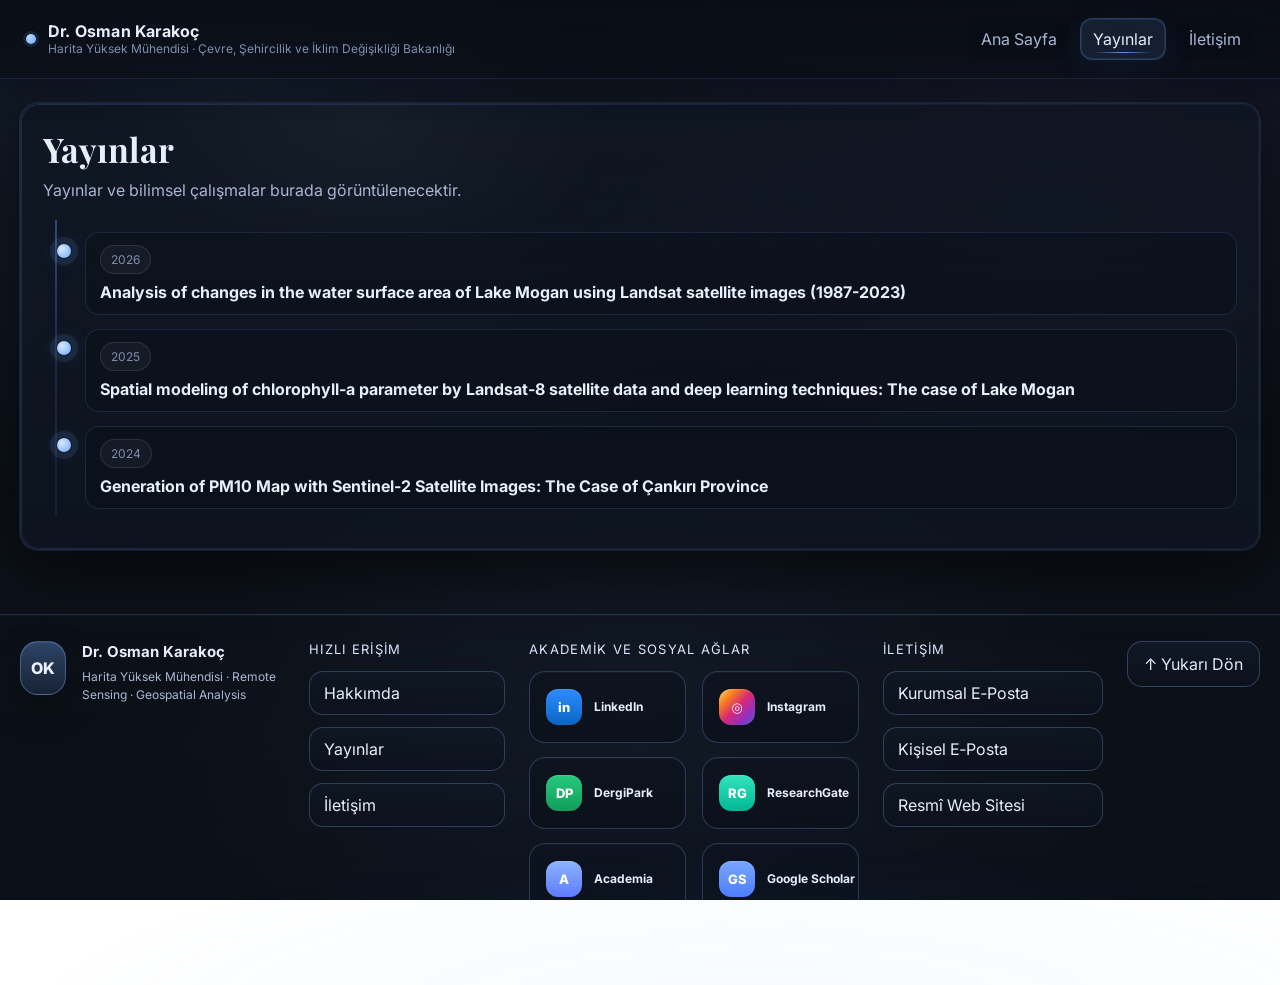
<file: yayinlar.html>
<!DOCTYPE html>
<html lang="tr">
<head>
  <meta charset="UTF-8" />
  <meta name="viewport" content="width=device-width, initial-scale=1.0" />
  <title>Yayınlar · Dr. Osman Karakoç</title>

  <link rel="stylesheet" href="style.css" />
  <link href="https://fonts.googleapis.com/css2?family=Inter:wght@300;400;600;700&family=Playfair+Display:wght@600;700&display=swap" rel="stylesheet">
</head>

<body id="top">
  <header class="navbar">
    <div class="brand">
      <span class="dot"></span>
      <div class="brandText">
        <div class="brandName">Dr. Osman Karakoç</div>
        <div class="brandMeta">Harita Yüksek Mühendisi · Çevre, Şehircilik ve İklim Değişikliği Bakanlığı</div>
      </div>
    </div>

    
    <nav class="nav">
      <a class="navLink" href="index.html">Ana Sayfa</a>
      <a class="navLink active" href="yayinlar.html">Yayınlar</a>
      <a class="navLink" href="iletisim.html">İletişim</a>
    </nav>
  </header>

  <main class="container">
    <section class="card">
      <h1 class="pageTitle">Yayınlar</h1>
      <p class="pageLead">Yayınlar ve bilimsel çalışmalar burada görüntülenecektir.</p>

      <div class="timeline reveal">
        <div class="tItem">
          <div class="tDot"></div>
          <div class="tContent">
            <div class="tTop pubTop">
              <div class="tTime">2026</div>
              <div class="tTitle">Analysis of changes in the water surface area of Lake Mogan using Landsat satellite images (1987-2023)</div>
            </div>
          </div>
        </div>

        <div class="tItem">
          <div class="tDot"></div>
          <div class="tContent">
            <div class="tTop pubTop">
              <div class="tTime">2025</div>
              <div class="tTitle">Spatial modeling of chlorophyll-a parameter by Landsat-8 satellite data and deep learning techniques: The case of Lake Mogan</div>
            </div>
          </div>
        </div>

        <div class="tItem">
          <div class="tDot"></div>
          <div class="tContent">
            <div class="tTop pubTop">
              <div class="tTime">2024</div>
              <div class="tTitle">Generation of PM10 Map with Sentinel-2 Satellite Images: The Case of Çankırı Province</div>
            </div>
          </div>
        </div>
      </div>
</section>
  </main>

    <footer class="footer siteFooter">
    <div class="footerInner">
      <div class="footerBrandCol">
        <a class="footerBrand" href="index.html" aria-label="Dr. Osman Karakoç ana sayfa">
          <span class="footerMonogram">OK</span>
          <div class="footerBrandText">
            <strong>Dr. Osman Karakoç</strong>
            <span>Harita Yüksek Mühendisi · Remote Sensing · Geospatial Analysis</span>
          </div>
        </a>
      </div>

      <div class="footerQuickCol">
        <div class="footerTitle">Hızlı Erişim</div>
        <div class="footerQuickLinks">
          <a class="footerMiniBtn" href="index.html">Hakkımda</a>
          <a class="footerMiniBtn" href="yayinlar.html">Yayınlar</a>
          <a class="footerMiniBtn" href="iletisim.html">İletişim</a>
        </div>
      </div>

      <div class="footerSocialCol">
        <div class="footerTitle">Akademik ve Sosyal Ağlar</div>
        <div class="footerSocialGrid">
          <a class="footerSocialCard linkedin" href="https://www.linkedin.com/in/drosmankarakoc" target="_blank" rel="noopener noreferrer" aria-label="LinkedIn profilini aç">
            <span class="footerIcon">in</span>
            <span class="footerLabel">LinkedIn</span>
          </a>
          <a class="footerSocialCard instagram" href="https://www.instagram.com/dr.osmankarakoc?igsh=MWY2bWR6Z3JieG5ocw%3D%3D&utm_source=qr" target="_blank" rel="noopener noreferrer" aria-label="Instagram profilini aç">
            <span class="footerIcon">◎</span>
            <span class="footerLabel">Instagram</span>
          </a>
          <a class="footerSocialCard dergipark" href="https://dergipark.org.tr/tr/pub/@dr.osmankarakoc" target="_blank" rel="noopener noreferrer" aria-label="DergiPark profilini aç">
            <span class="footerIcon">DP</span>
            <span class="footerLabel">DergiPark</span>
          </a>
          <a class="footerSocialCard researchgate" href="https://www.researchgate.net/profile/Osman-Karakoc-3?ev=hdr_xprf" target="_blank" rel="noopener noreferrer" aria-label="ResearchGate profilini aç">
            <span class="footerIcon">RG</span>
            <span class="footerLabel">ResearchGate</span>
          </a>
          <a class="footerSocialCard academia" href="https://erbakan.academia.edu/KARAKO%C3%87" target="_blank" rel="noopener noreferrer" aria-label="Academia profilini aç">
            <span class="footerIcon">A</span>
            <span class="footerLabel">Academia</span>
          </a>
          <a class="footerSocialCard scholar" href="https://scholar.google.com/citations?user=3cy9_QQAAAAJ&hl=tr" target="_blank" rel="noopener noreferrer" aria-label="Google Scholar profilini aç">
            <span class="footerIcon">GS</span>
            <span class="footerLabel">Google Scholar</span>
          </a>
        </div>
      </div>

      <div class="footerContactCol">
        <div class="footerTitle">İletişim</div>
        <div class="footerContactLinks">
          <a class="footerMiniBtn" href="mailto:osman.karakoc@csb.gov.tr">Kurumsal E‑Posta</a>
          <a class="footerMiniBtn" href="mailto:osmankarakoc18@gmail.com">Kişisel E‑Posta</a>
          <a class="footerMiniBtn" href="https://drosmankarakoc.com" target="_blank" rel="noopener noreferrer">Resmî Web Sitesi</a>
        </div>
      </div>

      <div class="footerTopCol">
        <a class="scrollTopBtn" href="#top" data-scroll-top onclick="window.scrollTo({top:0, behavior:'smooth'}); return false;" aria-label="Sayfanın üstüne dön">↑ Yukarı Dön</a>
      </div>
    </div>

    <div class="footerBottomLine">
      <span>© <span id="year"></span> Dr. Osman Karakoç</span>
      <a href="https://drosmankarakoc.com" target="_blank" rel="noopener noreferrer">drosmankarakoc.com</a>
    </div>
  </footer>

  <script src="script.js"></script>
</body>
</html>
</file>
<file: style.css>
/* Premium Dark Theme — Dr. Osman Karakoç */
:root{
  --bg0:#0a0e14;
  --bg1:#0d121a;
  --card:#0f1622cc;
  --card2:#0f1622;
  --stroke:#223047;
  --stroke2:#2a3a56;
  --text:#e7eefc;
  --muted:#a8b6d3;
  --muted2:#7f8fb0;
  --accent:#6ea8ff;
  --accent2:#9b7bff;
  --glow: 0 0 0 1px rgba(110,168,255,.12), 0 18px 60px rgba(0,0,0,.55);
  --radius:18px;
}

*{box-sizing:border-box}
html,body{height:100%}
body{
  margin:0;
  color:var(--text);
  font-family:Inter, system-ui, -apple-system, Segoe UI, Roboto, Arial, sans-serif;
  background:
    radial-gradient(1200px 700px at 18% 10%, rgba(110,168,255,.10), transparent 60%),
    radial-gradient(900px 600px at 82% 14%, rgba(155,123,255,.10), transparent 55%),
    radial-gradient(800px 520px at 50% 82%, rgba(110,168,255,.07), transparent 60%),
    linear-gradient(180deg, var(--bg0), var(--bg1));
}

/* Navbar */
.navbar{
  position:sticky; top:0; z-index:50;
  display:flex; align-items:center; justify-content:space-between;
  padding:18px 26px;
  backdrop-filter: blur(14px);
  background: rgba(10,14,20,.65);
  border-bottom: 1px solid rgba(34,48,71,.65);
}
.brand{display:flex; gap:12px; align-items:center}
.dot{
  width:10px;height:10px;border-radius:999px;
  background: radial-gradient(circle at 30% 30%, #bcd6ff, var(--accent));
  box-shadow: 0 0 0 3px rgba(110,168,255,.12);
}
.brandName{font-weight:700; letter-spacing:.2px}
.brandMeta{font-size:12px; color:var(--muted2); margin-top:2px}
.brandText{display:flex; flex-direction:column; line-height:1.1}

.nav{display:flex; gap:10px; align-items:center}
.navHighlights{display:flex; align-items:center; gap:8px; margin-left:auto; margin-right:14px; flex-wrap:wrap; min-width:0;}
.navMiniPill{
  display:inline-flex; align-items:center; justify-content:center;
  min-height:32px; padding:0 10px; border-radius:999px;
  font-size:11px; letter-spacing:.06em; text-transform:uppercase;
  color:#d9e6ff; border:1px solid rgba(110,168,255,.18);
  background:linear-gradient(180deg, rgba(110,168,255,.12), rgba(110,168,255,.04));
  white-space:nowrap;
}
.navLink{
  color: var(--muted);
  text-decoration:none;
  padding:10px 12px;
  border-radius: 12px;
  border: 1px solid transparent;
  transition: transform .15s ease, background .2s ease, border-color .2s ease, color .2s ease;
}
.navLink:hover{
  background: rgba(110,168,255,.08);
  border-color: rgba(110,168,255,.18);
  color: var(--text);
  transform: translateY(-1px);
}
.navLink.active{
  background: rgba(110,168,255,.12);
  border-color: rgba(110,168,255,.24);
  color: var(--text);
}

/* Layout */
.container{width:min(1560px, calc(100vw - 24px)); max-width:none; margin:0 auto; padding:24px}
.grid2{display:grid; grid-template-columns: 1.25fr .85fr; gap: 18px}
.grid2 > *, .hero > *, .mapsGrid > *, .footerInner > *{min-width:0;}
.mapPanel--premium, .mapShell, .miniMapShell, .card, .footerSocialCard{max-width:100%;}
@media (max-width: 980px){ .grid2{grid-template-columns:1fr} }

/* Cards */
.card{
  background: linear-gradient(180deg, rgba(15,22,34,.86), rgba(15,22,34,.72));
  border: 1px solid rgba(34,48,71,.75);
  border-radius: var(--radius);
  box-shadow: var(--glow);
  padding: 22px;
  position:relative;
  overflow:hidden;
}
.card::before{
  content:"";
  position:absolute; inset:-1px;
  background: radial-gradient(600px 240px at 25% 0%, rgba(110,168,255,.12), transparent 60%),
              radial-gradient(520px 240px at 85% 0%, rgba(155,123,255,.10), transparent 62%);
  pointer-events:none;
  opacity:.9;
}
.card > *{position:relative}
.sectionHead{display:flex; align-items:flex-end; justify-content:space-between; gap:12px; margin-bottom:10px}
.sectionHint{font-size:12px;color:var(--muted2); padding:6px 10px; border:1px solid rgba(34,48,71,.75); border-radius:999px; background: rgba(10,14,20,.35)}

/* Hero */
.hero{display:grid; grid-template-columns: 1.2fr .8fr; gap: 18px; align-items:stretch}
@media (max-width: 980px){ .hero{grid-template-columns:1fr} }
.heroEyebrow{display:inline-flex;align-items:center;justify-content:center;margin:0 auto 12px;padding:8px 14px;border-radius:999px;border:1px solid rgba(110,168,255,.18);background:linear-gradient(180deg, rgba(110,168,255,.12), rgba(110,168,255,.04));font-size:11px;letter-spacing:.12em;text-transform:uppercase;color:#dbe7ff;box-shadow:inset 0 1px 0 rgba(255,255,255,.05);}
.heroTitle{
  font-family:"Playfair Display", serif;
  font-size: 44px;
  margin: 0 0 10px;
  letter-spacing:.2px;
}
.heroText{color: var(--muted); line-height: 1.6; font-size: 15px; max-width: 70ch}
.heroSub{display:flex; flex-wrap:wrap; gap:8px; margin: 8px 0 14px}
.pill{
  font-size:12px;
  color: var(--text);
  background: rgba(110,168,255,.10);
  border:1px solid rgba(110,168,255,.18);
  padding:7px 10px;
  border-radius:999px;
}
.heroActions{display:flex; gap:10px; margin-top: 14px; flex-wrap:wrap}
.btn{
  display:inline-flex; align-items:center; justify-content:center;
  padding:10px 14px;
  border-radius: 12px;
  border: 1px solid rgba(110,168,255,.22);
  background: rgba(110,168,255,.14);
  color: var(--text);
  text-decoration:none;
  transition: transform .15s ease, background .2s ease, border-color .2s ease;
}
.btn:hover{transform: translateY(-1px); background: rgba(110,168,255,.18); border-color: rgba(110,168,255,.30)}
.btn.ghost{
  background: rgba(10,14,20,.25);
  border-color: rgba(34,48,71,.80);
}
.btn.ghost:hover{border-color: rgba(110,168,255,.22)}

/* Tags */
.tags{display:flex; flex-wrap:wrap; gap:10px}
.tags span{
  padding:9px 12px;
  background: rgba(10,14,20,.35);
  border: 1px solid rgba(34,48,71,.85);
  border-radius: 999px;
  color: var(--text);
  font-size: 13px;
  box-shadow: 0 0 0 1px rgba(255,255,255,.03) inset;
  transition: transform .15s ease, border-color .2s ease;
}
.tags span:hover{transform: translateY(-1px); border-color: rgba(110,168,255,.22)}

/* Timeline */
.timeline{position:relative; padding: 8px 0 4px 8px; margin-top: 6px}
.timeline::before{
  content:"";
  position:absolute;
  left: 12px;
  top: 10px;
  bottom: 10px;
  width: 2px;
  background: linear-gradient(180deg, rgba(110,168,255,.55), rgba(155,123,255,.45));
  opacity:.55;
}
.tItem{
  position:relative;
  padding-left: 34px;
  margin: 14px 0;
}
.tDot{
  position:absolute;
  left: 6px;
  top: 12px;
  width: 14px;
  height: 14px;
  border-radius: 999px;
  background: radial-gradient(circle at 35% 35%, #d7e8ff, var(--accent));
  box-shadow: 0 0 0 4px rgba(110,168,255,.10), 0 12px 30px rgba(0,0,0,.55);
}
.tContent{
  background: rgba(10,14,20,.28);
  border: 1px solid rgba(34,48,71,.78);
  border-radius: 14px;
  padding: 12px 14px;
}
.tTop{display:flex; justify-content:space-between; gap:12px; flex-wrap:nowrap; align-items:flex-start}
.tTitle{flex:1; min-width:0}
.tTime{flex:0 0 auto; white-space:nowrap}
.tTitle{font-weight:700; color: var(--text)}
.tTime{font-size:12px; color: var(--muted2); padding:4px 8px; border-radius:999px; border:1px solid rgba(34,48,71,.75); background: rgba(10,14,20,.25)}
.tRole{margin-top:8px; color: var(--muted); line-height:1.5; font-size:13px}

/* Reveal animation */
.reveal{opacity:0; transform: translateY(10px); transition: opacity .6s ease, transform .6s ease}
.reveal.in{opacity:1; transform: translateY(0)}

/* Software list */
.divider{height:1px; background: rgba(34,48,71,.75); margin: 16px 0}
.softTitle{
  font-family:"Playfair Display", serif;
  font-size: 22px;
  margin: 0 0 10px;
}
.softList{margin:0; padding-left: 18px; color: var(--muted); line-height:1.7}
.softList b{color: var(--text)}

/* Pages */
.pageTitle{
  font-family:"Playfair Display", serif;
  margin:0 0 6px;
  font-size: 34px;
}
.pageLead{margin:0; color: var(--muted); line-height:1.6}

/* Empty state */
.emptyState{
  margin-top: 18px;
  display:flex; gap:12px; align-items:center;
  padding: 14px;
  border-radius: 14px;
  background: rgba(10,14,20,.25);
  border: 1px solid rgba(34,48,71,.78);
}
.emptyIcon{font-size: 26px}
.emptyTitle{font-weight:700}
.emptyHint{color: var(--muted2); font-size: 13px; margin-top: 2px}

/* Contact */
.contactGrid{display:grid; grid-template-columns:1fr 1fr; gap:12px; margin-top: 14px}
@media (max-width: 720px){ .contactGrid{grid-template-columns:1fr} }
.contactCard{
  background: rgba(10,14,20,.25);
  border: 1px solid rgba(34,48,71,.78);
  border-radius: 14px;
  padding: 12px 14px;
}
.contactLabel{font-size:12px; color: var(--muted2); margin-bottom:6px}
.contactLink{color: var(--text); text-decoration:none; font-weight:600}
.contactLink:hover{color: #cfe2ff}

/* Maps */
.mapShell{
  margin-top: 16px;
  border-radius: 16px;
  overflow:hidden;
  border: 1px solid rgba(34,48,71,.78);
  background: rgba(10,14,20,.18);
}
.mapHeader{
  display:flex; align-items:baseline; justify-content:space-between;
  padding: 12px 14px;
  border-bottom: 1px solid rgba(34,48,71,.60);
}
.mapTitle{font-weight:700}
.mapHint{color: var(--muted2); font-size: 12px}
.map{height: 380px; width:100%}
.map--mini{height: 240px}
.miniMapShell{
  height:auto;
  border-radius: 16px;
  overflow:hidden;
  border: 1px solid rgba(34,48,71,.78);
  background: rgba(10,14,20,.22);
  display:flex;
  flex-direction:column;
}
.miniMapHeader, .miniMapFooter{
  padding: 12px 14px;
  border-bottom: 1px solid rgba(34,48,71,.60);
}
.miniMapFooter{border-bottom:none; border-top: 1px solid rgba(34,48,71,.60); display:flex; gap:8px; flex-wrap:wrap}
.miniMapTitle{font-weight:700}
.miniMapHint{color: var(--muted2); font-size:12px; margin-top:3px}
.kbd{
  font-size: 12px;
  color: var(--muted);
  border: 1px solid rgba(34,48,71,.78);
  background: rgba(10,14,20,.22);
  padding: 6px 10px;
  border-radius: 999px;
}

/* Leaflet theme tweaks */
.leaflet-control-attribution{background: rgba(10,14,20,.35) !important; color: var(--muted2) !important; border-radius: 10px !important; border:1px solid rgba(34,48,71,.55) !important}
.leaflet-control-zoom a{background: rgba(10,14,20,.45) !important; color: var(--text) !important; border:1px solid rgba(34,48,71,.55) !important}
.leaflet-bar a:hover{background: rgba(110,168,255,.14) !important}
.leaflet-control-layers{background: rgba(10,14,20,.55) !important; color: var(--text) !important; border-radius: 14px !important; border:1px solid rgba(34,48,71,.65) !important}

/* Footer */
.footer{padding: 20px 26px; color: var(--muted2)}
.footerInner{width:min(1560px, calc(100vw - 24px)); max-width:none; margin:0 auto; display:flex; justify-content:space-between; gap:10px; flex-wrap:wrap}
.muted{color: var(--muted2)}


/* --- Ultra polish additions --- */
body::before{
  content:"";
  position:fixed; inset:-40vh -40vw;
  background:
    radial-gradient(closest-side at 20% 10%, rgba(110,168,255,.10), transparent 70%),
    radial-gradient(closest-side at 80% 15%, rgba(155,123,255,.10), transparent 70%),
    radial-gradient(closest-side at 55% 85%, rgba(110,168,255,.07), transparent 75%);
  filter: blur(18px);
  opacity:.9;
  pointer-events:none;
  animation: auroraMove 18s ease-in-out infinite alternate;
}
@keyframes auroraMove{
  from{transform:translate3d(0,0,0) scale(1)}
  to{transform:translate3d(3vw,-2vh,0) scale(1.05)}
}

.card{
  position:relative;
  overflow:hidden;
}
.card::before{
  content:"";
  position:absolute; inset:0;
  padding:1px;
  border-radius:var(--radius);
  background: linear-gradient(135deg, rgba(110,168,255,.35), rgba(155,123,255,.20), rgba(110,168,255,.08));
  -webkit-mask: linear-gradient(#000 0 0) content-box, linear-gradient(#000 0 0);
  -webkit-mask-composite: xor;
          mask-composite: exclude;
  opacity:.55;
  pointer-events:none;
}
.card::after{
  content:"";
  position:absolute; inset:-60px;
  background: radial-gradient(400px 220px at 30% 15%, rgba(255,255,255,.06), transparent 60%);
  opacity:.55;
  pointer-events:none;
}

.heroTitle{
  letter-spacing:-0.02em;
}

.btn{
  transition: transform .18s ease, box-shadow .18s ease, background .18s ease, border-color .18s ease;
}
.btn:hover{
  transform: translateY(-1px);
  box-shadow: 0 0 0 1px rgba(110,168,255,.18), 0 18px 60px rgba(0,0,0,.55);
}

.mapControls{
  position:absolute;
  right:12px; top:12px;
  display:flex; gap:8px; flex-wrap:wrap;
  z-index: 500;
}
.mapCtrlBtn{
  appearance:none;
  border:1px solid rgba(255,255,255,.14);
  background: rgba(12,18,28,.55);
  color: var(--text);
  padding:8px 10px;
  border-radius: 12px;
  font: 600 12px/1 Inter, system-ui;
  letter-spacing:.01em;
  backdrop-filter: blur(10px);
  box-shadow: 0 0 0 1px rgba(0,0,0,.25);
  cursor:pointer;
}
.mapCtrlBtn:hover{ border-color: rgba(110,168,255,.45); }
.mapCtrlBtn:active{ transform: translateY(1px); }

.mapCoords{
  position:absolute;
  left:12px; bottom:12px;
  z-index:500;
  padding:8px 10px;
  border-radius:12px;
  border:1px solid rgba(255,255,255,.12);
  background: rgba(12,18,28,.55);
  backdrop-filter: blur(10px);
  color: var(--muted);
  font: 600 12px/1.1 Inter, system-ui;
}

.mapFullscreen{
  position:fixed !important;
  inset: 72px 16px 16px 16px !important;
  height:auto !important;
  z-index: 2000 !important;
  border-radius: 18px !important;
  box-shadow: 0 0 0 1px rgba(110,168,255,.18), 0 40px 120px rgba(0,0,0,.75);
}
.fullscreenBackdrop{
  position:fixed;
  inset:0;
  background: rgba(0,0,0,.55);
  backdrop-filter: blur(6px);
  z-index: 1999;
}

/* Timeline micro-interactions */
.timeline::before{
  background: linear-gradient(180deg, rgba(110,168,255,.55), rgba(155,123,255,.22), rgba(110,168,255,.12));
  opacity:.65;
}
.tDot{
  box-shadow: 0 0 0 1px rgba(0,0,0,.35), 0 0 0 6px rgba(110,168,255,.10);
  animation: dotPulse 3.6s ease-in-out infinite;
}
@keyframes dotPulse{
  0%,100%{ transform: scale(1); box-shadow: 0 0 0 1px rgba(0,0,0,.35), 0 0 0 6px rgba(110,168,255,.10);}
  50%{ transform: scale(1.06); box-shadow: 0 0 0 1px rgba(0,0,0,.35), 0 0 0 10px rgba(155,123,255,.10);}
}
.tItem:hover .tContent{
  transform: translateY(-1px);
  border-color: rgba(110,168,255,.28);
}

.heroRight{display:flex; flex-direction:column; gap:18px}

/* Timeline date formatting */
.tTime{display:flex;align-items:baseline;gap:10px;flex-wrap:nowrap;white-space:nowrap;}
.tTime .yearSub{font-size:0.86em;opacity:0.8;letter-spacing:0.02em;}



.heroLeft{display:flex;flex-direction:column;}
.globeShell{flex:1;display:flex;flex-direction:column;}
.globeWrap{flex:1;min-height:220px;}
.miniMapHead{padding: 12px 14px; border-bottom: 1px solid rgba(34,48,71,.60); font-weight:700;}

/* Globe */
.globeShell{margin-top:14px;}
.globeWrap{position:relative;height:220px;border-radius:16px;overflow:hidden;background:radial-gradient(120% 120% at 30% 20%, rgba(90,140,255,0.10), rgba(0,0,0,0));}
#globeCanvas{width:100%;height:100%;display:block;}


/* Publications timeline */
.pubTop{flex-direction:column;align-items:flex-start;gap:8px}
.pubTop .tTime{padding:6px 10px;border-radius:999px;border:1px solid rgba(255,255,255,0.10);background:rgba(255,255,255,0.04);}

/* --- Premium refinement pack --- */
.navbar{
  background: linear-gradient(180deg, rgba(8,12,19,.82), rgba(8,12,19,.62));
  box-shadow: 0 10px 30px rgba(0,0,0,.28);
}
.navLink{
  position:relative;
  overflow:hidden;
  backdrop-filter: blur(12px);
}
.navLink::after{
  content:"";
  position:absolute;
  left:12px; right:12px; bottom:6px;
  height:1px;
  background: linear-gradient(90deg, transparent, rgba(110,168,255,.88), transparent);
  opacity:0;
  transform: scaleX(.55);
  transition: opacity .24s ease, transform .24s ease;
}
.navLink:hover::after,
.navLink.active::after{opacity:1; transform:scaleX(1)}
.navLink.active{
  box-shadow: inset 0 0 0 1px rgba(110,168,255,.12), 0 10px 30px rgba(35,73,145,.12);
}

.heroTitle{
  text-shadow: 0 0 18px rgba(110,168,255,.08), 0 10px 30px rgba(0,0,0,.28);
}
.heroText{
  line-height:1.78;
  color:#b7c5e0;
}
.heroSub{margin: 10px 0 18px}
.pill{
  background: linear-gradient(180deg, rgba(110,168,255,.12), rgba(110,168,255,.06));
  border-color: rgba(110,168,255,.20);
  box-shadow: inset 0 1px 0 rgba(255,255,255,.05), 0 12px 24px rgba(0,0,0,.16);
  backdrop-filter: blur(10px);
}

.btn{
  position:relative;
  overflow:hidden;
  box-shadow: inset 0 1px 0 rgba(255,255,255,.05), 0 10px 24px rgba(0,0,0,.18);
}
.btn::before{
  content:"";
  position:absolute;
  top:0; bottom:0; left:-45%; width:32%;
  background: linear-gradient(90deg, transparent, rgba(255,255,255,.18), transparent);
  transform: skewX(-18deg);
  transition:left .55s ease;
  pointer-events:none;
}
.btn:hover::before{left:118%}
.btn:hover{
  background: rgba(110,168,255,.20);
  border-color: rgba(151,192,255,.34);
  transform: translateY(-2px) scale(1.01);
}
.btn:active{transform: translateY(0) scale(.99)}
.btn.ghost{
  background: rgba(10,14,20,.32);
}
.btn.ghost:hover{
  background: rgba(110,168,255,.08);
}

.miniMapShell{
  position:relative;
  transition: transform .22s ease, border-color .22s ease, box-shadow .22s ease;
  box-shadow: inset 0 1px 0 rgba(255,255,255,.03), 0 14px 30px rgba(0,0,0,.18);
}
.miniMapShell::before{
  content:"";
  position:absolute; inset:0;
  background: linear-gradient(135deg, rgba(110,168,255,.06), transparent 36%, transparent 68%, rgba(155,123,255,.04));
  pointer-events:none;
}
.miniMapShell:hover{
  transform: translateY(-2px);
  border-color: rgba(110,168,255,.24);
  box-shadow: inset 0 1px 0 rgba(255,255,255,.04), 0 18px 34px rgba(0,0,0,.26);
}
.miniMapHeader,
.miniMapHead,
.miniMapFooter{
  background: linear-gradient(180deg, rgba(255,255,255,.02), rgba(255,255,255,0));
}
.miniMapTitle,
.miniMapHead{
  letter-spacing:.02em;
}
.mapControls{gap:10px}
.mapCtrlBtn{
  transition: transform .18s ease, border-color .18s ease, background .18s ease, box-shadow .18s ease;
}
.mapCtrlBtn:hover{
  background: rgba(110,168,255,.14);
  box-shadow: 0 10px 22px rgba(0,0,0,.24);
}
.mapCtrlBtn:active{transform: scale(.97)}
.kbd{
  background: rgba(10,14,20,.30);
  border-color: rgba(70,92,133,.60);
}

.globeWrap{
  border:1px solid rgba(82,112,168,.32);
  box-shadow: inset 0 1px 0 rgba(255,255,255,.04), inset 0 0 80px rgba(56,96,196,.05), 0 18px 36px rgba(0,0,0,.18);
  background:
    radial-gradient(110% 140% at 25% 22%, rgba(90,140,255,0.13), transparent 42%),
    radial-gradient(100% 120% at 78% 0%, rgba(155,123,255,.06), transparent 35%),
    linear-gradient(180deg, rgba(7,10,18,.25), rgba(7,10,18,.05));
}
.globeWrap::before,
.globeWrap::after{
  content:"";
  position:absolute;
  inset:0;
  pointer-events:none;
}
.globeWrap::before{
  background:
    radial-gradient(circle at 14% 28%, rgba(255,255,255,.35) 0 1px, transparent 2px),
    radial-gradient(circle at 24% 70%, rgba(255,255,255,.22) 0 1px, transparent 2px),
    radial-gradient(circle at 73% 20%, rgba(255,255,255,.20) 0 1px, transparent 2px),
    radial-gradient(circle at 82% 60%, rgba(255,255,255,.18) 0 1px, transparent 2px),
    radial-gradient(circle at 62% 84%, rgba(255,255,255,.14) 0 1px, transparent 2px);
  opacity:.55;
}
.globeWrap::after{
  background: linear-gradient(115deg, transparent 18%, rgba(255,255,255,.06) 50%, transparent 78%);
  transform: translateX(-55%);
  animation: globeShine 8s ease-in-out infinite;
}
@keyframes globeShine{
  0%,100%{transform:translateX(-58%)}
  50%{transform:translateX(18%)}
}

.card,
.contactCard,
.tags span,
.tContent{transition: transform .22s ease, border-color .22s ease, box-shadow .22s ease, background .22s ease}
.tags span:hover,
.contactCard:hover,
.tItem:hover .tContent{
  transform: translateY(-2px);
  border-color: rgba(110,168,255,.24);
  box-shadow: 0 14px 28px rgba(0,0,0,.18);
}
.timeline::before{box-shadow: 0 0 18px rgba(110,168,255,.12)}
.tDot{
  box-shadow: 0 0 0 1px rgba(0,0,0,.35), 0 0 0 7px rgba(110,168,255,.11), 0 0 22px rgba(110,168,255,.26);
}

.softList{
  list-style:none;
  padding-left:0;
  display:grid;
  gap:10px;
}
.softList li{
  position:relative;
  padding: 10px 12px 10px 44px;
  border:1px solid rgba(34,48,71,.72);
  border-radius:14px;
  background: rgba(10,14,20,.24);
}
.softList li::before{
  content:"";
  position:absolute;
  left:14px; top:50%; transform:translateY(-50%);
  width:20px; height:20px; border-radius:50%;
  display:grid; place-items:center;
  background: linear-gradient(180deg, rgba(110,168,255,.18), rgba(110,168,255,.06));
  border:1px solid rgba(110,168,255,.20);
  box-shadow: inset 0 1px 0 rgba(255,255,255,.04);
  color:#dce8ff;
  font-size:11px; font-weight:700;
}
.softList li:nth-child(1)::before{content:"CAD"}
.softList li:nth-child(2)::before{content:"GIS"}
.softList li:nth-child(3)::before{content:"RS"}
.softList li:nth-child(4)::before{content:"STAT"; font-size:8px}
.softList li:nth-child(5)::before{content:"PM"}

.leaflet-control-attribution,
.leaflet-control-zoom a,
.leaflet-control-layers{
  backdrop-filter: blur(10px);
}
.leaflet-container{
  background:#09101b;
}

@media (prefers-reduced-motion: reduce){
  body::before,
  .globeWrap::after,
  .tDot{animation:none !important}
}


/* --- Layout refinement: premium bottom map section --- */
.hero{
  grid-template-columns: minmax(0, 1fr);
}
.heroLeft{
  max-width: 100%;
}
.heroText{
  max-width: 78ch;
}
.heroGlobeShell{
  margin-top: 20px;
}
.mapsSection{
  margin-top: 18px;
}
.mapsSectionHead{
  margin-bottom: 18px;
}
.sectionEyebrow{
  display:inline-flex;
  align-items:center;
  margin-bottom:8px;
  padding:6px 10px;
  font-size:11px;
  text-transform:uppercase;
  letter-spacing:.14em;
  color:#cfe1ff;
  border-radius:999px;
  border:1px solid rgba(110,168,255,.18);
  background:linear-gradient(180deg, rgba(110,168,255,.14), rgba(110,168,255,.05));
  box-shadow: inset 0 1px 0 rgba(255,255,255,.04), 0 10px 24px rgba(0,0,0,.16);
}
.mapsGrid{
  display:grid;
  grid-template-columns:repeat(2, minmax(0, 1fr));
  gap:22px;
}
.mapPanel--premium{
  min-height: 100%;
}
.map--premium{
  height: 360px;
}
.mapPanel--premium .miniMapHeader,
.mapPanel--premium .miniMapFooter,
.mapPanel--premium .mapControls,
.mapPanel--premium .mapCoords{
  background: linear-gradient(180deg, rgba(255,255,255,.025), rgba(255,255,255,0));
}
.mapPanel--premium .miniMapTitle{
  letter-spacing:.08em;
}
.mapPanel--premium .leaflet-container{
  filter: saturate(1.04) contrast(1.04);
}
@media (max-width: 980px){
  .mapsGrid{grid-template-columns:1fr;}
  .map--premium{height:300px;}
}


.mapsSection .sectionHead{display:none;}
@media (max-width: 980px){
  .container,.footerInner{width:min(100vw - 16px, 1560px); padding-left:16px; padding-right:16px;}
}


/* --- Final premium refinement --- */
html,body{width:100%;max-width:100%;overflow-x:hidden;scroll-behavior:smooth;}
body{overflow-x:hidden;}
.navbar,.container,.footer,.siteFooter,.footerInner{max-width:100%;}
.container{width:min(1440px,100%); padding:24px 20px 28px;}
.footerInner{width:min(1440px,100%); padding:0 20px;}
body::before{max-width:none; pointer-events:none;}

.heroCenter{
  padding-top:30px;
  padding-bottom:24px;
}
.heroCenter .heroLeft{
  align-items:center;
}
.heroCenter .heroTitle{
  margin-bottom:14px;
  text-align:center;
  font-size: clamp(40px, 5.4vw, 62px);
}
.heroCenter .heroSub,
.heroCenter .heroActions{
  justify-content:center;
}
.heroCenter .heroText{
  max-width: 78ch;
  margin: 6px auto 0;
  text-align:center;
  font-size: 16px;
}
.heroCenter .heroGlobeShell{
  width:100%;
  max-width: 1020px;
  margin: 22px auto 0;
}
.heroCenter .globeWrap{
  height: 250px;
}
@media (max-width: 900px){
  .heroCenter .heroGlobeShell{max-width:100%;}
  .heroCenter .globeWrap{height:220px;}
}

.mapsGrid{grid-template-columns:repeat(2,minmax(0,1fr));}
.mapPanel--premium,.map--premium{min-width:0;}
.map--premium{height:340px;}

.siteFooter{
  margin-top:36px;
  padding:26px 0 18px;
  border-top:1px solid rgba(50,72,108,.68);
  background:linear-gradient(180deg, rgba(7,11,18,.08), rgba(7,11,18,.34));
  box-shadow: inset 0 1px 0 rgba(255,255,255,.02);
}
.siteFooter .footerInner{
  display:grid;
  grid-template-columns:minmax(220px,1.15fr) minmax(160px,.85fr) minmax(330px,1.3fr) minmax(220px,.9fr) auto;
  gap:24px;
  align-items:start;
}
.footerBrand{display:flex;gap:16px;align-items:flex-start;text-decoration:none;color:var(--text);}
.footerMonogram{
  width:54px;height:54px;border-radius:18px;display:grid;place-items:center;
  font-weight:800;letter-spacing:.02em;color:#eaf1ff;
  background:linear-gradient(180deg, rgba(110,168,255,.34), rgba(110,168,255,.12));
  border:1px solid rgba(133,182,255,.34);
  box-shadow: inset 0 1px 0 rgba(255,255,255,.08), 0 16px 36px rgba(0,0,0,.25);
}
.footerBrandText{display:flex;flex-direction:column;gap:6px;line-height:1.45;}
.footerBrandText strong{font-size:17px;}
.footerBrandText span{color:#aab8d5;max-width:30ch;}
.footerTitle{
  margin-bottom:14px;
  font-size:13px;
  letter-spacing:.10em;
  text-transform:uppercase;
  color:#dbe7ff;
}
.footerQuickLinks,.footerContactLinks{display:grid;gap:12px;}
.footerMiniBtn{
  display:inline-flex;align-items:center;justify-content:flex-start;gap:10px;
  min-height:44px;padding:0 14px;border-radius:14px;text-decoration:none;color:var(--text);
  border:1px solid rgba(76,102,148,.52);
  background:linear-gradient(180deg, rgba(16,24,36,.78), rgba(12,18,28,.66));
  transition:transform .18s ease,border-color .18s ease, box-shadow .18s ease, background .18s ease;
}
.footerMiniBtn:hover{
  transform:translateY(-1px);
  border-color:rgba(116,164,243,.72);
  box-shadow:0 14px 28px rgba(0,0,0,.20);
  background:linear-gradient(180deg, rgba(22,32,48,.92), rgba(14,20,30,.82));
}
.footerSocialGrid{
  display:grid;
  grid-template-columns:repeat(2,minmax(0,1fr));
  gap:12px;
}
.footerSocialCard{
  display:flex;align-items:center;gap:12px;
  min-height:56px;padding:11px 13px;border-radius:16px;text-decoration:none;color:var(--text);
  border:1px solid rgba(70,95,140,.52);
  background:linear-gradient(180deg, rgba(14,20,31,.86), rgba(10,15,24,.70));
  box-shadow: inset 0 1px 0 rgba(255,255,255,.03);
  transition:transform .18s ease,border-color .18s ease, box-shadow .18s ease, background .18s ease;
}
.footerSocialCard:hover{
  transform:translateY(-2px);
  border-color:rgba(126,173,255,.78);
  box-shadow:0 16px 30px rgba(0,0,0,.22);
}
.footerIcon{
  width:38px;height:38px;border-radius:12px;display:grid;place-items:center;
  flex:0 0 38px;font-size:14px;font-weight:800;color:#fff;
  box-shadow: inset 0 1px 0 rgba(255,255,255,.10);
}
.footerLabel{font-size:14px;font-weight:700;line-height:1.15;letter-spacing:.01em;overflow-wrap:anywhere;word-break:break-word;}
.footerSocialCard.linkedin .footerIcon{background:linear-gradient(180deg,#2d8cff,#0a66c2);}
.footerSocialCard.instagram .footerIcon{background:linear-gradient(135deg,#feda75,#fa7e1e,#d62976,#962fbf,#4f5bd5);}
.footerSocialCard.dergipark .footerIcon{background:linear-gradient(180deg,#26ca7d,#119d5b);}
.footerSocialCard.researchgate .footerIcon{background:linear-gradient(180deg,#33e3be,#00b894);}
.footerSocialCard.academia .footerIcon{background:linear-gradient(180deg,#8fb4ff,#5d7cff);}
.footerSocialCard.scholar .footerIcon{background:linear-gradient(180deg,#7aa8ff,#4d7dff);}
.scrollTopBtn{
  display:inline-flex;align-items:center;justify-content:center;
  min-height:46px;padding:0 16px;border-radius:15px;text-decoration:none;color:#dfe9ff;
  border:1px solid rgba(76,102,148,.58);
  background:linear-gradient(180deg, rgba(18,27,40,.86), rgba(12,18,28,.70));
  white-space:nowrap;
}
.scrollTopBtn:hover{border-color:rgba(126,173,255,.82); box-shadow:0 14px 28px rgba(0,0,0,.22);}
.footerBottomLine{
  width:min(1440px,100%);
  margin:18px auto 0;
  padding:16px 20px 0;
  border-top:1px solid rgba(45,64,97,.48);
  display:flex;justify-content:space-between;gap:16px;flex-wrap:wrap;
  color:#9aadcd;font-size:14px;
  overflow:hidden;
}
.footerBottomLine a{color:#8ab2ff;text-decoration:none;}
.footerBottomLine a:hover{color:#d9e6ff;}

@media (max-width: 1180px){
  .siteFooter .footerInner{grid-template-columns:repeat(2,minmax(0,1fr));}
  .footerTopCol{grid-column:1 / -1;}
}
@media (max-width: 720px){
  .navbar{padding:16px 14px;}
  .brandMeta{max-width:220px;}
  .container,.footerInner,.footerBottomLine{padding-left:14px;padding-right:14px;}
  .siteFooter .footerInner{grid-template-columns:1fr;gap:18px;}
  .footerSocialGrid{grid-template-columns:1fr;}
  .footerTopCol{order:5;}
  .scrollTopBtn{width:100%;}
  .heroCenter{padding-top:22px;}
  .heroCenter .heroText{text-align:left;}
  .heroCenter .heroSub,.heroCenter .heroActions{justify-content:flex-start;}
  .heroCenter .heroTitle{text-align:left;}
}

.scrollTopBtn{cursor:pointer;}
@media (max-width: 1180px){
  .navHighlights{display:none;}
}
@media (max-width: 900px){
  .footerSocialGrid{grid-template-columns:repeat(2,minmax(0,1fr));}
}
@media (max-width: 720px){
  .footerSocialGrid{grid-template-columns:1fr;}
  .heroEyebrow{justify-content:flex-start;margin-left:0;margin-right:0;}
}


/* v5 refinements */
.nav{margin-left:auto;}
.navLink{white-space:nowrap;}
.heroShowcase{display:grid;grid-template-columns:minmax(280px,340px) minmax(0,1fr);grid-template-areas:"photo text" "globe globe";gap:32px;align-items:center;padding-top:34px;}
.heroShowcase .heroMediaCol{grid-area:photo;display:flex;justify-content:center;align-items:center;}
.heroShowcase .heroTextCol{grid-area:text;align-items:flex-start;text-align:left;max-width:100%;display:flex;flex-direction:column;justify-content:center;min-height:100%;}
.heroShowcase .heroEyebrow{justify-content:flex-start;margin-left:0;margin-right:0;}
.heroShowcase .heroTitle{text-align:left;font-size: clamp(44px, 5.2vw, 78px);line-height:1.02; margin-bottom:18px;}
.heroShowcase .heroText{text-align:left;max-width:72ch;width:100%;font-size:18px;line-height:1.78;color:#d3ddf7;}
.heroShowcase .heroSub,.heroShowcase .heroActions{justify-content:flex-start;}
.heroShowcase .heroGlobeShell{grid-area:globe;max-width:1120px;width:100%;margin:8px auto 0;}
.heroPortraitWrap{position:relative;width:min(100%,290px);aspect-ratio:1/1.08;border-radius:34px;overflow:hidden;border:1px solid rgba(132,170,255,.24);background:linear-gradient(180deg,rgba(14,22,43,.86),rgba(7,12,26,.94));box-shadow:0 34px 80px rgba(0,0,0,.40), inset 0 1px 0 rgba(255,255,255,.06);padding:10px;}
.heroPortraitGlow{position:absolute;inset:auto -10% -18% -10%;height:45%;background:radial-gradient(circle at center, rgba(98,148,255,.34), transparent 72%);filter:blur(24px);pointer-events:none;}
.heroPortrait{position:relative;z-index:1;width:100%;height:100%;object-fit:cover;object-position:center 18%;border-radius:26px;display:block;}
.footerSocialGrid{grid-template-columns:repeat(2,minmax(0,1fr));column-gap:16px;row-gap:14px;}
.footerSocialCard{min-height:72px;padding:14px 16px;gap:12px;}
.footerLabel{font-size:12px;line-height:1.1;word-break:normal;overflow-wrap:normal;white-space:nowrap;letter-spacing:0;}
.footerIcon{width:36px;height:36px;font-size:13px;flex:0 0 36px;}
.footerBrandText strong{font-size:15px;}
.footerBrandText span{font-size:12px;line-height:1.45;}
.scrollTopBtn{cursor:pointer;}
html{scroll-behavior:smooth;}
@media (max-width: 1180px){.heroShowcase{grid-template-columns:250px minmax(0,1fr);gap:24px;}}
@media (max-width: 920px){.heroShowcase{grid-template-columns:1fr;grid-template-areas:"photo" "text" "globe";}.heroShowcase .heroMediaCol{justify-content:flex-start;}.heroPortraitWrap{width:220px;}.heroShowcase .heroTitle{text-align:left;}.heroShowcase .heroGlobeShell{margin-left:0;}.footerSocialGrid{grid-template-columns:repeat(2,minmax(0,1fr));}}
@media (max-width: 640px){.heroPortraitWrap{width:180px;border-radius:28px;}.heroShowcase .heroTitle{font-size:42px;}.heroShowcase .heroText{font-size:16px;}.footerSocialGrid{grid-template-columns:1fr;}.footerLabel{font-size:13px;white-space:normal;}}
</file>
